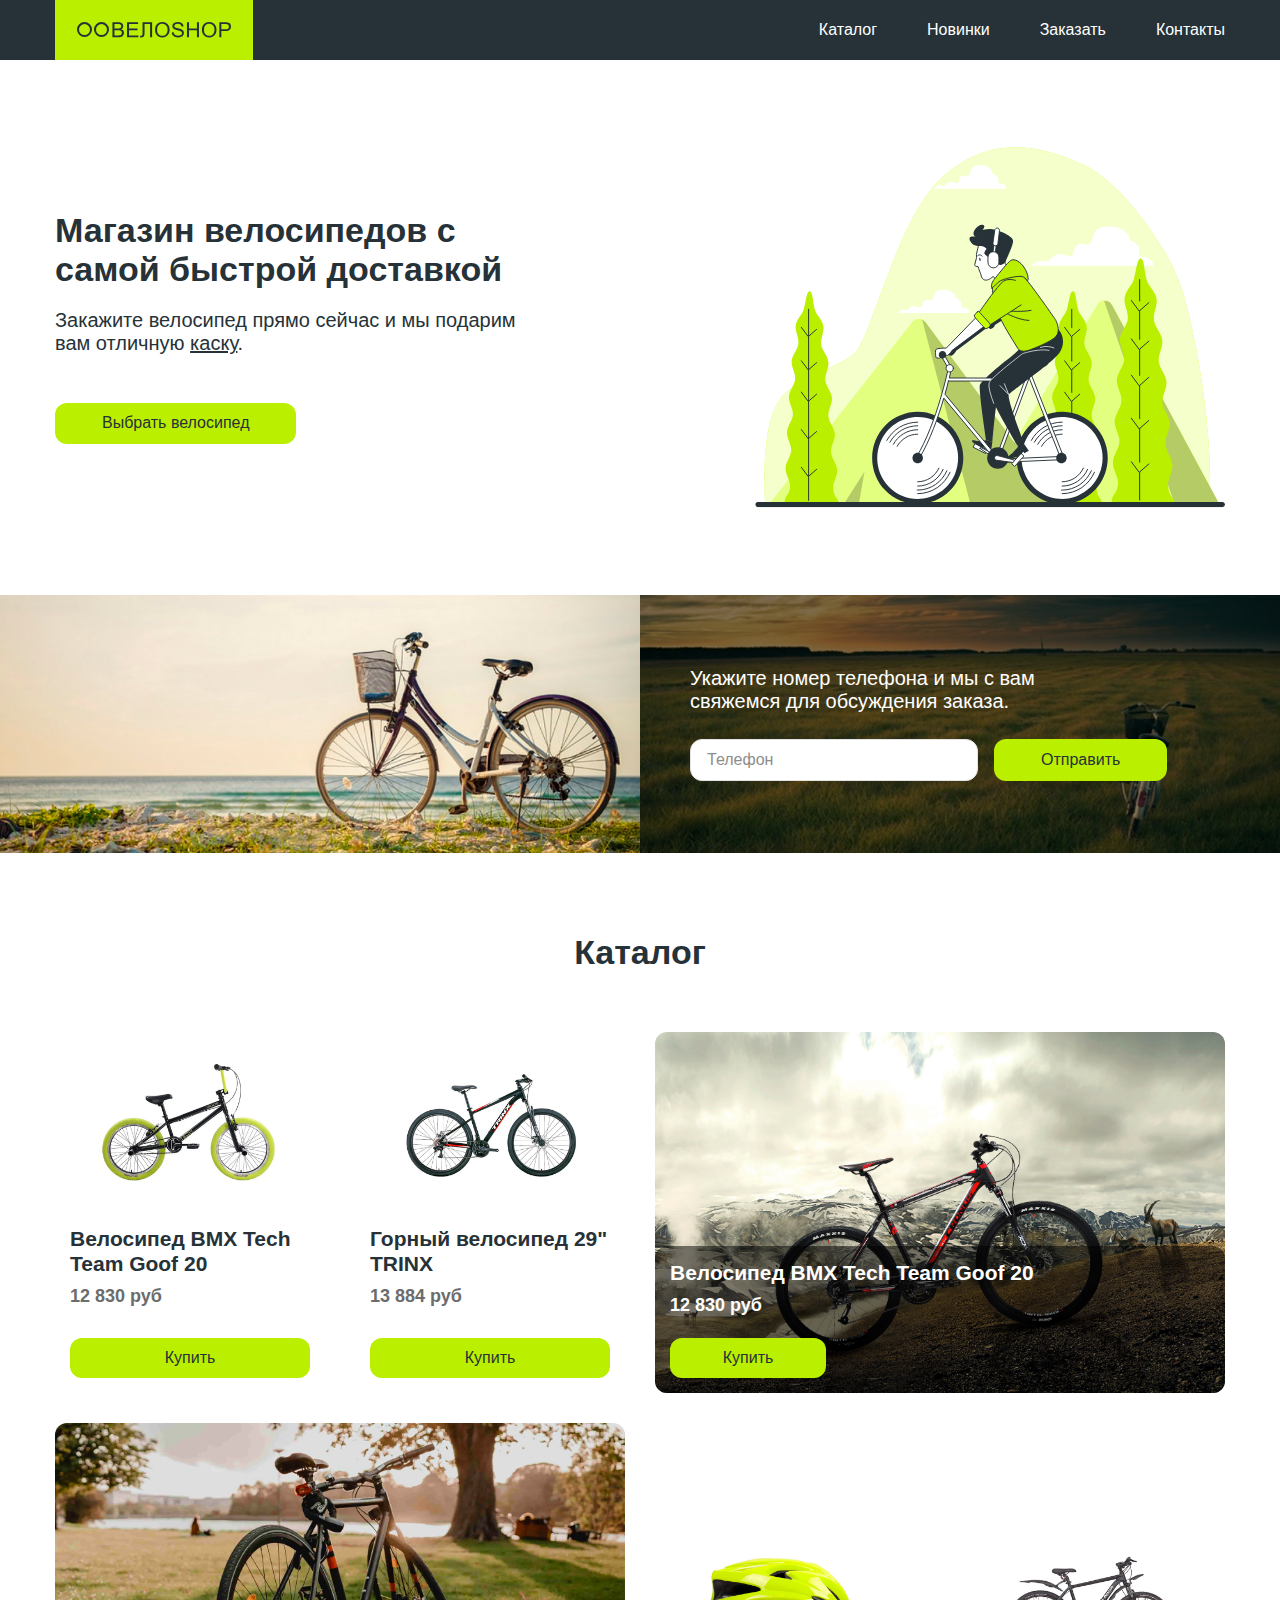
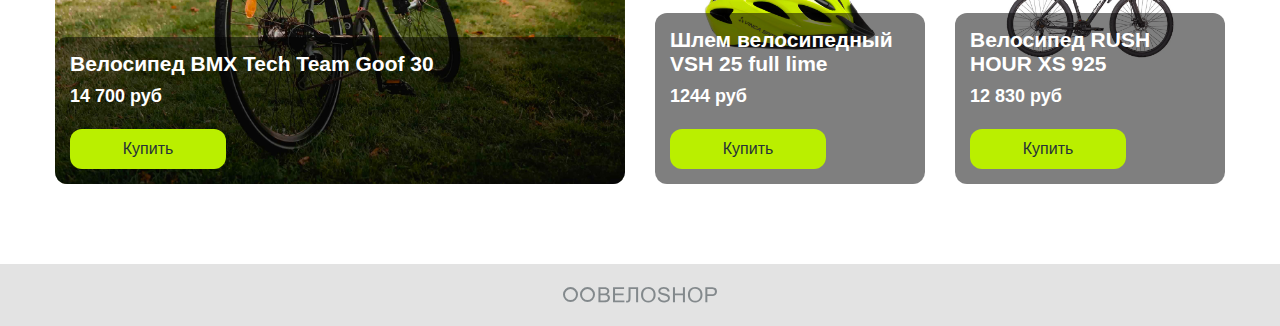
<file: index.html>
<!DOCTYPE html>
<html lang="en">
  <head>
    <meta charset="UTF-8" />
    <meta name="viewport" content="width=device-width, initial-scale=1.0" />
    <title>ВелоSHOP</title>
    <link rel="stylesheet" href="css/normalize.css" />
    <link rel="stylesheet" href="css/styles.css" />
  </head>
  <body>
    <header class="header">
      <div class="container header__container">
        <a href="#" class="header__logo">
          <img class="logo" width="154" src="img/logo.svg" alt="ВелоSHOP" />
        </a>
        <nav class="menu header__menu">
          <ul class="menu__list header-menu__list">
            <li class="menu__item">
              <a href="" class="menu__link">Каталог</a>
            </li>
            <li class="menu__item">
              <a href="" class="menu__link">Новинки</a>
            </li>
            <li class="menu__item">
              <a href="" class="menu__link">Заказать</a>
            </li>
            <li class="menu__item">
              <a href="" class="menu__link">Контакты</a>
            </li>
          </ul>
        </nav>
      </div>
    </header>
    <main>
      <section class="hero">
        <div class="container hero__container">
          <div class="hero__content">
            <h1 class="hero__title">Магазин велосипедов с&nbsp; самой быстрой доставкой</h1>
            <p class="hero__desc">
              Закажите велосипед прямо сейчас и мы подарим вам отличную
              <a href="#" class="default-link">каску</a>.
            </p>
            <button class="default-btn">Выбрать велосипед</button>
          </div>
        </div>
      </section>
      <section class="callback">
        <div class="callback__right">
          <h2 class="callback__title">Форма обратной связи</h2>
          <p class="callback__desc">
            Укажите номер телефона и мы с вам свяжемся для обсуждения заказа.
          </p>
          <form action="" class="callback-form">
            <input
              type="tel"
              name="tel"
              class="text-field callback-form__input"
              placeholder="Телефон" />
            <button type="submit" class="default-btn callback-form__btn">Отправить</button>
          </form>
        </div>
      </section>
      <section class="catalog">
        <div class="container catalog__container">
          <h2 class="subtitle catalog__subtitle">Каталог</h2>
          <ul class="catalog__list">
            <li class="catalog__item">
              <article class="product-card catalog__card">
                <img class="product-card__img" src="img/1.jpg" alt="Велосипед" />
                <div class="product-card__body">
                  <div class="product-card___body-top">
                    <h3 class="product-card__title">Велосипед BMX Tech Team Goof 20</h3>
                    <strong class="product-card__price">12 830 руб</strong>
                  </div>
                  <button class="default-btn product-card__btn">Купить</button>
                </div>
              </article>
            </li>
            <li class="catalog__item">
              <article class="product-card catalog__card">
                <img class="product-card__img" src="img/2.jpg" alt="Велосипед" />
                <div class="product-card__body">
                  <div class="product-card___body-top">
                    <h3 class="product-card__title">Горный велосипед 29" TRINX</h3>
                    <strong class="product-card__price">13 884 руб</strong>
                  </div>
                  <button class="default-btn product-card__btn">Купить</button>
                </div>
              </article>
            </li>
            <li class="catalog__item catalog__item_big">
              <article class="product-card product-card_big catalog__card">
                <img
                  class="product-card__img product-card__img_big"
                  src="img/5.jpg"
                  alt="Велосипед" />
                <div class="product-card__body product-card__body_big">
                  <div class="product-card___body-top">
                    <h3 class="product-card__title">Велосипед BMX Tech Team Goof 20</h3>
                    <strong class="product-card__price product-card__price_big">12 830 руб</strong>
                  </div>
                  <button class="default-btn product-card__btn product-card__btn_big">
                    Купить
                  </button>
                </div>
              </article>
            </li>
            <li class="catalog__item catalog__item_big">
              <article class="product-card product-card_big catalog__card">
                <img
                  class="product-card__img product-card__img_big"
                  src="img/6.jpg"
                  alt="Велосипед" />
                <div class="product-card__body product-card__body_big">
                  <div class="product-card___body-top">
                    <h3 class="product-card__title">Велосипед BMX Tech Team Goof 30</h3>
                    <strong class="product-card__price product-card__price_big">14 700 руб</strong>
                  </div>
                  <button class="default-btn product-card__btn product-card__btn_big">
                    Купить
                  </button>
                </div>
              </article>
            </li>
            <li class="catalog__item">
              <article class="product-card product-card_big catalog__card">
                <img
                  class="product-card__img product-card__img_big"
                  src="img/4.jpg"
                  alt="Велосипед" />
                <div class="product-card__body product-card__body_big">
                  <div class="product-card___body-top">
                    <h3 class="product-card__title">Шлем велосипедный VSH 25 full lime</h3>
                    <strong class="product-card__price product-card__price_big">1244 руб</strong>
                  </div>
                  <button class="default-btn product-card__btn product-card__btn_big">
                    Купить
                  </button>
                </div>
              </article>
            </li>
            <li class="catalog__item">
              <article class="product-card product-card_big catalog__card">
                <img
                  class="product-card__img product-card__img_big"
                  src="img/3.jpg"
                  alt="Велосипед" />
                <div class="product-card__body product-card__body_big">
                  <div class="product-card___body-top">
                    <h3 class="product-card__title">Велосипед RUSH HOUR XS 925</h3>
                    <strong class="product-card__price product-card__price_big">12 830 руб</strong>
                  </div>
                  <button class="default-btn product-card__btn product-card__btn_big">
                    Купить
                  </button>
                </div>
              </article>
            </li>
          </ul>
        </div>
      </section>
    </main>
    <footer class="footer">
      <img class="logo footer__logo" width="154" src="img/logo.svg" alt="ВелоSHOP" />
    </footer>
  </body>
</html>
</file>
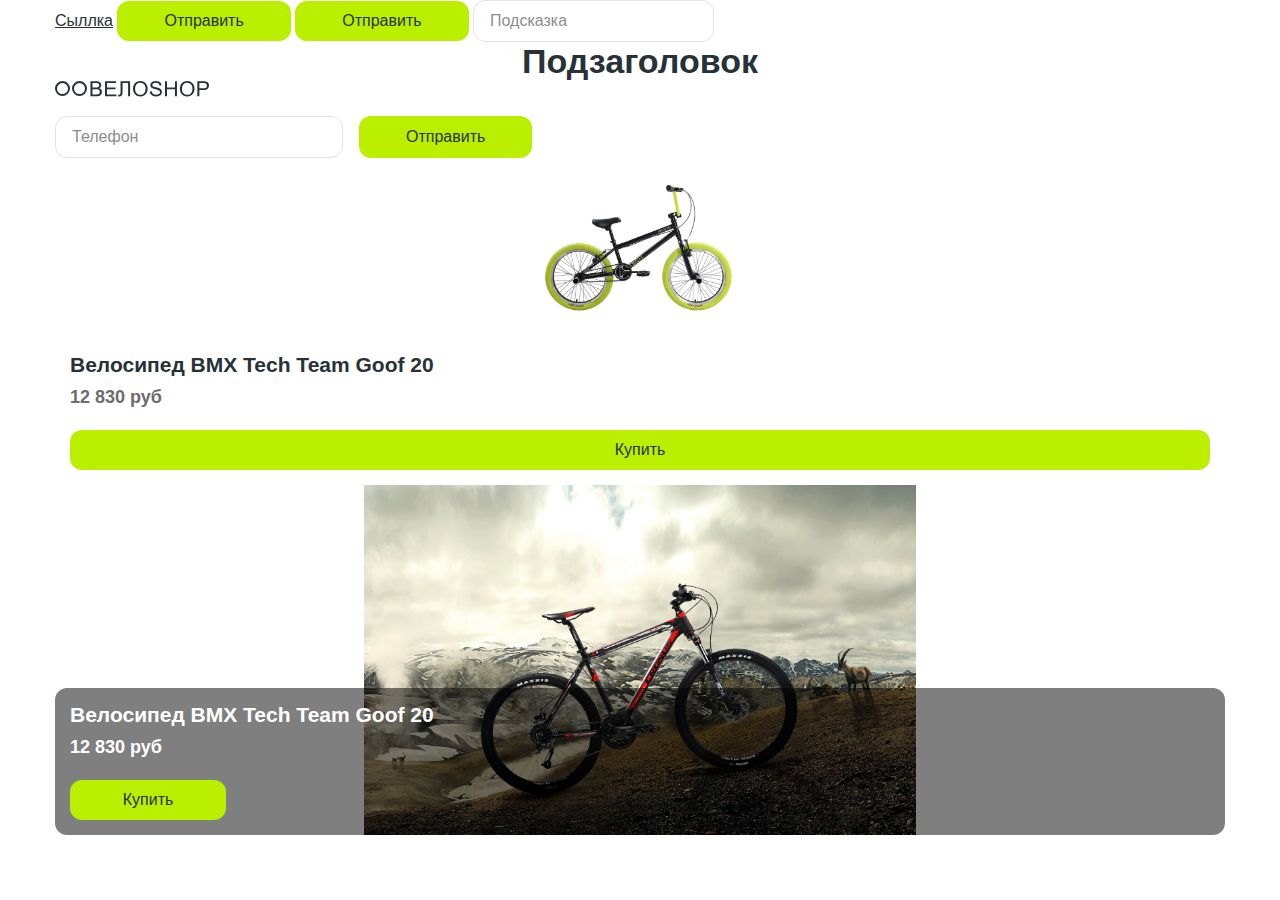
<file: components.html>
<!DOCTYPE html>
<html lang="en">
  <head>
    <meta charset="UTF-8" />
    <meta name="viewport" content="width=device-width, initial-scale=1.0" />
    <title>Компоненты</title>
    <link rel="stylesheet" href="css/normalize.css" />
    <link rel="stylesheet" href="css/styles.css" />
  </head>
  <body>
    <div class="container">
      <a href="#" class="default-link">Сыллка</a>
      <button class="default-btn">Отправить</button>
      <a href="#" class="default-btn">Отправить</a>
      <input type="text" class="text-field" placeholder="Подсказка" />
      <h2 class="subtitle">Подзаголовок</h2>
      <img class="logo" width="154" src="img/logo.svg" alt="ВелоSHOP" />
      <nav class="menu">
        <ul class="menu__list">
          <li class="menu__item">
            <a href="" class="menu__link">Каталог</a>
          </li>
          <li class="menu__item">
            <a href="" class="menu__link">Новинки</a>
          </li>
          <li class="menu__item">
            <a href="" class="menu__link">Заказать</a>
          </li>
          <li class="menu__item">
            <a href="" class="menu__link">Контакты</a>
          </li>
        </ul>
      </nav>
      <form action="" class="callback-form">
        <input
          type="tel"
          name="tel"
          class="text-field callback-form__input"
          placeholder="Телефон" />
        <button type="submit" class="default-btn callback-form__btn">Отправить</button>
      </form>
      <article class="product-card">
        <img class="product-card__img" src="img/1.jpg" alt="Велосипед" />
        <div class="product-card__body">
          <div class="product-card___body-top">
            <h3 class="product-card__title">Велосипед BMX Tech Team Goof 20</h3>
            <strong class="product-card__price">12 830 руб</strong>
          </div>
          <button class="default-btn product-card__btn">Купить</button>
        </div>
      </article>
      <article class="product-card product-card_big">
        <img class="product-card__img product-card__img_big" src="img/5.jpg" alt="Велосипед" />
        <div class="product-card__body product-card__body_big">
          <div class="product-card___body-top">
            <h3 class="product-card__title">Велосипед BMX Tech Team Goof 20</h3>
            <strong class="product-card__price product-card__price_big">12 830 руб</strong>
          </div>
          <button class="default-btn product-card__btn product-card__btn_big">Купить</button>
        </div>
      </article>
    </div>
  </body>
</html>
</file>
<file: css/styles.css>
:root {
  --black-color: #263238;
  --base-color: #baef00;
  --base-color-hover: #d9ff56;
  --base-color-active: #a3d200;
  --border-color: #e3e3e3;
  --price-color: #6c6c6c;
  --placeholder-color: #8d8d8d;
  --transition-duration: 0.3s;
}
html {
  box-sizing: border-box;
}
*,
::after,
::before {
  box-sizing: inherit;
}
body {
  font-size: 16px;
  font-family: Arial, Helvetica, sans-serif;
  margin: 0;
  color: var(--black-color);
  background-color: white;
}
img {
  max-width: 100%;
}
a {
  text-decoration: none;
}
/* Сыллка */
.default-link {
  color: var(--black-color);
  text-decoration: underline;
  transition: color var(--transition-duration), background-color var(--transition-duration);
}
.default-link:focus-visible {
  outline: none;
  background-color: var(--base-color);
}
.default-link:hover {
  color: var(--base-color-hover);
}
.default-link:active {
  color: var(--base-color-active);
}
/* Кнопка */
.default-btn {
  display: inline-block;
  padding: 11px 47px;
  color: var(--black-color);
  border-radius: 12px;
  background-color: var(--base-color);
  border: none;
  outline: 1px solid transparent;
  outline-offset: 2px;
  transition: outline-color var(--transition-duration), background-color var(--transition-duration);
}
.default-btn:focus-visible {
  outline-color: var(--base-color);
}
.default-btn:hover {
  background-color: var(--base-color-hover);
  cursor: pointer;
}
.default-btn:active {
  background-color: var(--base-color-active);
}
/* Текстовое поле */
.text-field {
  padding: 11px 16px 11px 16px;
  border-radius: 12px;
  border: 1px solid var(--border-color);
  transition: border-color var(--transition-duration);
  outline: none;
}
.text-field::placeholder {
  color: var(--placeholder-color);
}
.text-field:focus {
  border-color: var(--base-color);
}
.btn {
  border: none;
  outline: none;
  border-radius: 10px;
  background-color: #3bca09;
  color: white;
  padding: 13px 20px;
  transition: background-color 0.3s;
}
.btn:hover {
  background-color: #66ec36;
}
.btn:active {
  background-color: #2fa803;
}
.btn:focus {
  outline: 1px solid #3bca09;
  outline-offset: 3px;
}
.btn_yellow {
  background-color: yellow;
}
.rating {
  display: flex;
}
.rating__star:not(:last-child) {
  margin-right: 5px;
}
/* Модификатор размера */
.rating__star_size_s {
  transform: scale(1.1);
}
.rating__star_size_m {
  transform: scale(1.2);
}
.rating__star_size_l {
  transform: scale(1.3);
}
.card {
  background-color: white;
  border-radius: 15px;
  overflow: hidden;
}
.card__img {
  display: block;
  width: 100%;
  height: 217px;
  object-fit: cover;
}
.card__body {
  padding: 43px 36px;
}
.card__price-rating {
  display: flex;
  justify-content: space-between;
  margin-bottom: 20px;
}
.card__price {
  font-size: 20px;
  font-weight: 700;
}
.card__rating {
  margin-left: 20px;
}
.card__title {
  margin-top: 0px;
  margin-bottom: 15px;
  font-size: 16px;
  font-weight: normal;
}
.card__location {
  margin-bottom: 18px;
  font-size: 16px;
  color: #999;
}
/* Заголовок */
.subtitle {
  text-align: center;
  margin: 0;
  font-size: 34px;
  font-weight: 700;
}
/* Лого */
.logo {
  display: block;
  width: 154px;
}
/* Меню */
.menu__list {
  display: flex;
  align-items: center;
  gap: 50px;
  list-style: none;
  margin: 0;
  padding-left: 0;
}
.menu__link {
  color: white;
  outline: none;
  transition: color var(--transition-duration), background-color var(--transition-duration);
}
.menu__link:focus-visible {
  outline: none;
  color: var(--black-color);
  background-color: var(--base-color);
}
.menu__link:hover {
  color: var(--base-color-hover);
}
.menu__link:active {
  color: var(--base-color-active);
}
/* Форма обратной связи */
.callback-form {
  display: flex;
  gap: 16px;
}
.callback-form__input {
  flex-basis: 288px;
}
/* Карточка товара */
.product-card {
  display: flex;
  flex-direction: column;
  background-color: white;
  border-radius: 12px;
  border-color: 1 px solid var(--border-color);
}
.product-card__img {
  display: block;
  flex-shrink: 0;
  height: 180px;
  width: 100%;
  border-top-right-radius: 12px;
  border-top-left-radius: 12px;
  object-fit: contain;
}
.product-card__body {
  display: flex;
  flex-direction: column;
  justify-content: space-between;
  flex-basis: 100%;
  padding: 15px;
}
.product-card___body-top {
  margin-bottom: 22px;
}
.product-card__title {
  margin-top: 0px;
  margin-bottom: 10px;
  font-size: 21px;
  font-weight: 700;
}
.product-card__price {
  font-size: 18px;
  color: var(--price-color);
  font-weight: 700;
}
.product-card__btn {
  width: 100%;
}
.product-card_big {
  border: none;
  position: relative;
  height: 350px;
  object-fit: cover;
}
.product-card__img_big {
  height: 100%;
  border-radius: 12px;
}
.product-card__body_big {
  position: absolute;
  bottom: 0;
  width: 100%;
  background-color: rgba(0, 0, 0, 0.5);
  border-radius: 12px;
  color: white;
}
.product-card__price_big {
  color: white;
}
.product-card__btn_big {
  width: 156px;
}
/* Контейнер */
.container {
  max-width: 1200px;
  margin: 0 auto;
  padding: 0 15px;
}
/* Шапка */
.header {
  background-color: var(--black-color);
}
.header__container {
  display: flex;
  justify-content: space-between;
  align-items: center;
}
.header__logo {
  display: block;
  padding: 22px;
  background-color: var(--base-color);
  transition: opacity var(--transition-duration), background-color var(--transition-duration);
  outline: none;
}
.header__logo:focus-visible {
  opacity: 0.8;
}
.header__logo:hover {
  background-color: var(--base-color-hover);
}
.header__logo:active {
  background-color: var(--base-color-active);
}
/* Hero */

.hero__container {
  display: flex;
  align-items: center;
  gap: 30px;
  justify-content: space-between;
  padding-top: 80px;
  padding-bottom: 80px;
}
.hero__container::after {
  content: '';
  display: block;
  flex-basis: 470px;
  height: 375px;
  background-image: url('../img/hero.svg');
  background-size: contain;
  background-repeat: no-repeat;
  background-position: center;
}
.hero__content {
  flex-basis: 484px;
}
.hero__title {
  margin-top: 0;
  margin-bottom: 20px;
  font-size: 34px;
}
.hero__desc {
  margin-top: 0;
  margin-bottom: 48px;
  font-size: 20px;
}
/* Форма обратной связи */
.callback {
  display: grid;
  grid-template-columns: 1fr 1fr;
}
.callback::before {
  content: '';
  display: block;
  background-image: url(../img/callback-left.jpg);
  background-size: cover;
  background-position: center;
}
.callback__right {
  padding: 72px 50px;
  background-image: linear-gradient(90deg, rgba(0, 0, 0, 0.5) 0%, rgba(0, 0, 0, 0.5) 35%),
    url(../img/callback-right.jpg);
  background-size: cover;
  background-position: center;
  color: white;
}
.callback__title {
  font-size: 0;
  position: absolute;
  width: 0;
  height: 0;
  opacity: 0;
}
.callback__desc {
  margin-top: 0;
  max-width: 424px;
  margin-bottom: 26px;
  font-size: 20px;
}
/* Catalog */
.catalog {
  padding: 80px 0;
}
.catalog__subtitle {
  margin-bottom: 60px;
}
.catalog__list {
  display: grid;
  grid-template-columns: repeat(4, 1fr);
  gap: 30px;
  margin: 0;
  padding: 0;
  list-style-type: none;
}
.catalog__item_big {
  grid-column: span 2;
}
.catalog__card {
  height: 100%;
}
.footer {
  display: flex;
  justify-content: center;
  padding: 23px 15px;
  background-color: var(--border-color);
}
.footer__logo {
  opacity: 50%;
}
@media (max-width: 920px) {
  .callback-form {
    flex-direction: column;
  }
  .callback-form__input {
    flex-basis: initial;
  }

  .product-card__img {
    height: 90px;
  }
  .product-card__body {
    padding: 10px;
  }
  .product-card___body-top {
    margin-bottom: 22px;
  }
  .product-card__title {
    font-size: 14px;
  }
  .product-card__price {
    font-size: 14px;
  }
  .product-card__img_big {
    height: 100%;
  }
  .product-card__btn_big {
    width: 100%;
  }
  /* Шапка */
  .header__container {
    display: block;
    padding-left: 0;
    padding-right: 0;
  }
  .header__logo {
    display: flex;
    justify-content: center;
  }
  .header__menu {
    padding: 20px 0;
    width: 100%;
    overflow: scroll;
  }
  .header-menu__list {
    padding-left: 15px;
    padding-right: 15px;
    width: fit-content;
  }
  /* Hero */
  .hero__container {
    padding-top: 40px;
    padding-bottom: 40px;
  }
  .hero__container::after {
    display: none;
  }
  .hero__title {
    font-size: 28px;
  }
  /* Форма обратной связи */
  .callback {
    display: block;
  }
  .callback__right {
    padding-left: 15px;
    padding-right: 15px;
  }
  .callback::before {
    display: none;
  }
  .catalog {
    padding: 40px;
  }
  .catalog__subtitle {
    margin-bottom: 30px;
  }
  .catalog__list {
    grid-template-columns: repeat(2, 1fr);
    gap: 10px;
  }
}
</file>
